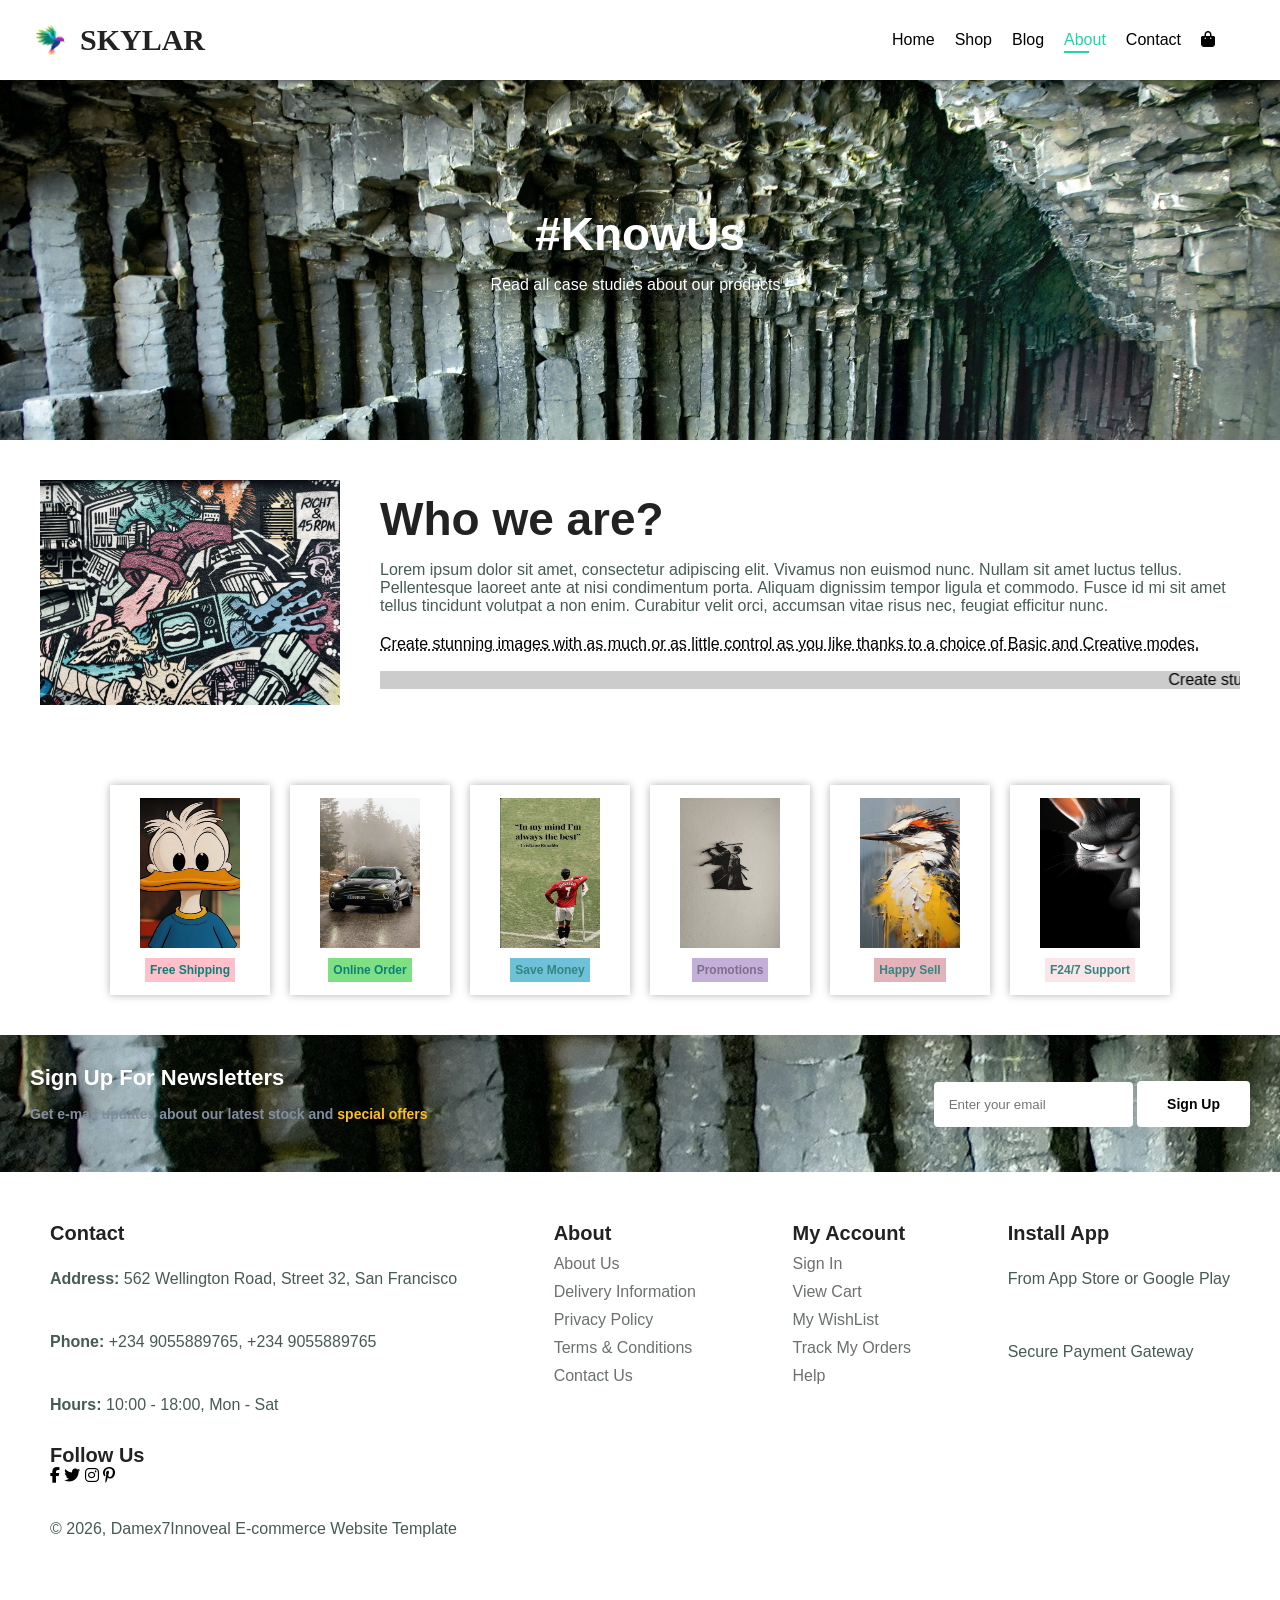
<file: about.html>
<!DOCTYPE html>
<html lang="en">
<head>
    <meta charset="UTF-8">
    <meta name="viewport" content="width=device-width, initial-scale=1.0">
    <link rel="stylesheet" href="https://cdnjs.cloudflare.com/ajax/libs/font-awesome/6.6.0/css/all.min.css">
    <link rel="icon" href="./img/bird_2.jpg">
    <link rel="stylesheet" href="style.css">
    <title>Skylar</title>
</head>
<body>
    
    <section class="header" id="header">
        <nav class="nav-bar">
            <div class="logo"><img src="./img/bird_2.jpg" alt="#"><h2>SKYLAR</h2></div>

            

            <div class="navbarul" id="navbarul">
                <ul id="nav_barul" class="nav_barul">
                    <li><a href="./index.html">Home</a></li>
                    <li><a href="./shop.html">Shop</a></li>
                    <li><a href="./blog.html">Blog</a></li>
                    <li><a class="active" href="./about.html">About</a></li>
                    <li><a href="./contact.html">Contact</a></li>
                    <li><a href="cart.html"><i class="fa-solid fa-bag-shopping"></i></a></li>
                    <div class="cancel" id="cancel">
                        <i class="fa-solid fa-xmark"></i>
                    </div>
                </ul>
            </div>
            
            <div class="bars" id="bars">
                <i class="fa-solid fa-bars"></i>
            </div>
            
        </nav>
    </section>

    <section class="pageheader" id="blogheader">
        <h2>#KnowUs</h2>  
        <p>Read all case studies about our products !</p>
    </section>

    <section id="about-head" class="section-p1">
        <img src="./img/small-img.jpg" alt="#">
        <div>
            <h2>Who we are?</h2>
            <p>
                Lorem ipsum dolor sit amet, consectetur adipiscing elit. 
                Vivamus non euismod nunc. Nullam sit amet luctus tellus. 
                Pellentesque laoreet ante at nisi condimentum porta. 
                Aliquam dignissim tempor ligula et commodo. 
                Fusce id mi sit amet tellus tincidunt volutpat a non enim. 
                Curabitur velit orci, accumsan vitae risus nec, feugiat efficitur 
                nunc.
            </p>

            <abbr title="">
                Create stunning images with as much or as little control as you like
                thanks to a choice of Basic and Creative modes.
            </abbr>
            
            <br><br>

            <marquee bgcolor="#ccc" loop="-1" scrollamount="5" width="100%">
                Create stunning images with as much or as little control as you like
                thanks to a choice of Basic and Creative modes.
            </marquee>
        </div>
    </section>

    <section class="feature" id="feature">
        <div class="fe-box">
            <img src="./img/image 1.jpeg" alt="#">
            <h6>Free Shipping</h6>
        </div>

        <div class="fe-box">
            <img src="./img/image 2.jpeg" alt="#">
            <h6>Online Order</h6>
        </div>

        <div class="fe-box">
            <img src="./img/image-3.jpeg" alt="#">
            <h6>Save Money</h6>
        </div>

        <div class="fe-box">
            <img src="./img/image-4.jpeg" alt="#">
            <h6>Promotions</h6>
        </div>

        <div class="fe-box">
            <img src="./img/image-7.jpeg" alt="#">
            <h6>Happy Sell</h6>
        </div>

        <div class="fe-box">
            <img src="./img/image-6.jpeg" alt="#">
            <h6>F24/7 Support</h6>
        </div>
    </section>

    <section class="newsletter" id="newsletter">
        <div class="newstext">
            <h4>Sign Up For Newsletters</h4>
            <p>Get e-mail updates about our latest stock and <span>special offers</span></p>
        </div>
        <div class="form">
            <form action="#">
                <input type="email" placeholder="Enter your email">
                <button class="normal">Sign Up</button>
            </form>
        </div>
    </section>

    <footer class="footer">
        <div class="col">
            <h4>Contact</h4>
            <p><strong>Address: </strong>562 Wellington Road, Street 32, San Francisco</p>
            <p><strong>Phone: </strong>+234 9055889765, +234 9055889765</p>
            <p><strong>Hours: </strong> 10:00 - 18:00, Mon - Sat</p>
            <div class="follow">
                <h4>Follow Us</h4>
                <div class="icon">
                    <i class="fab fa-facebook-f"></i>
                    <i class="fab fa-twitter"></i>
                    <i class="fab fa-instagram"></i>
                    <i class="fab fa-pinterest-p"></i>
                </div>
            </div>
        </div>

        <div class="col">
            <h4>About</h4>
            <a href="#">About Us</a>
            <a href="#">Delivery Information</a>
            <a href="#">Privacy Policy</a>
            <a href="#">Terms & Conditions</a>
            <a href="#">Contact Us</a>
        </div>

        <div class="col">
            <h4>My Account</h4>
            <a href="#">Sign In</a>
            <a href="#">View Cart</a>
            <a href="#">My WishList</a>
            <a href="#">Track My Orders</a>
            <a href="#">Help</a>
        </div>

        <div class="col install">
            <h4>Install App</h4>
            <p>From App Store or Google Play</p>
            <div class="row">

            </div>
            <p>Secure Payment Gateway</p>
        </div>

        <div class="copyright">
            <p>&copy; 2026, Damex7Innoveal E-commerce Website Template</p>
        </div>
    </footer>

    <script src="./script.js"></script>
</body>
</html>
</file>
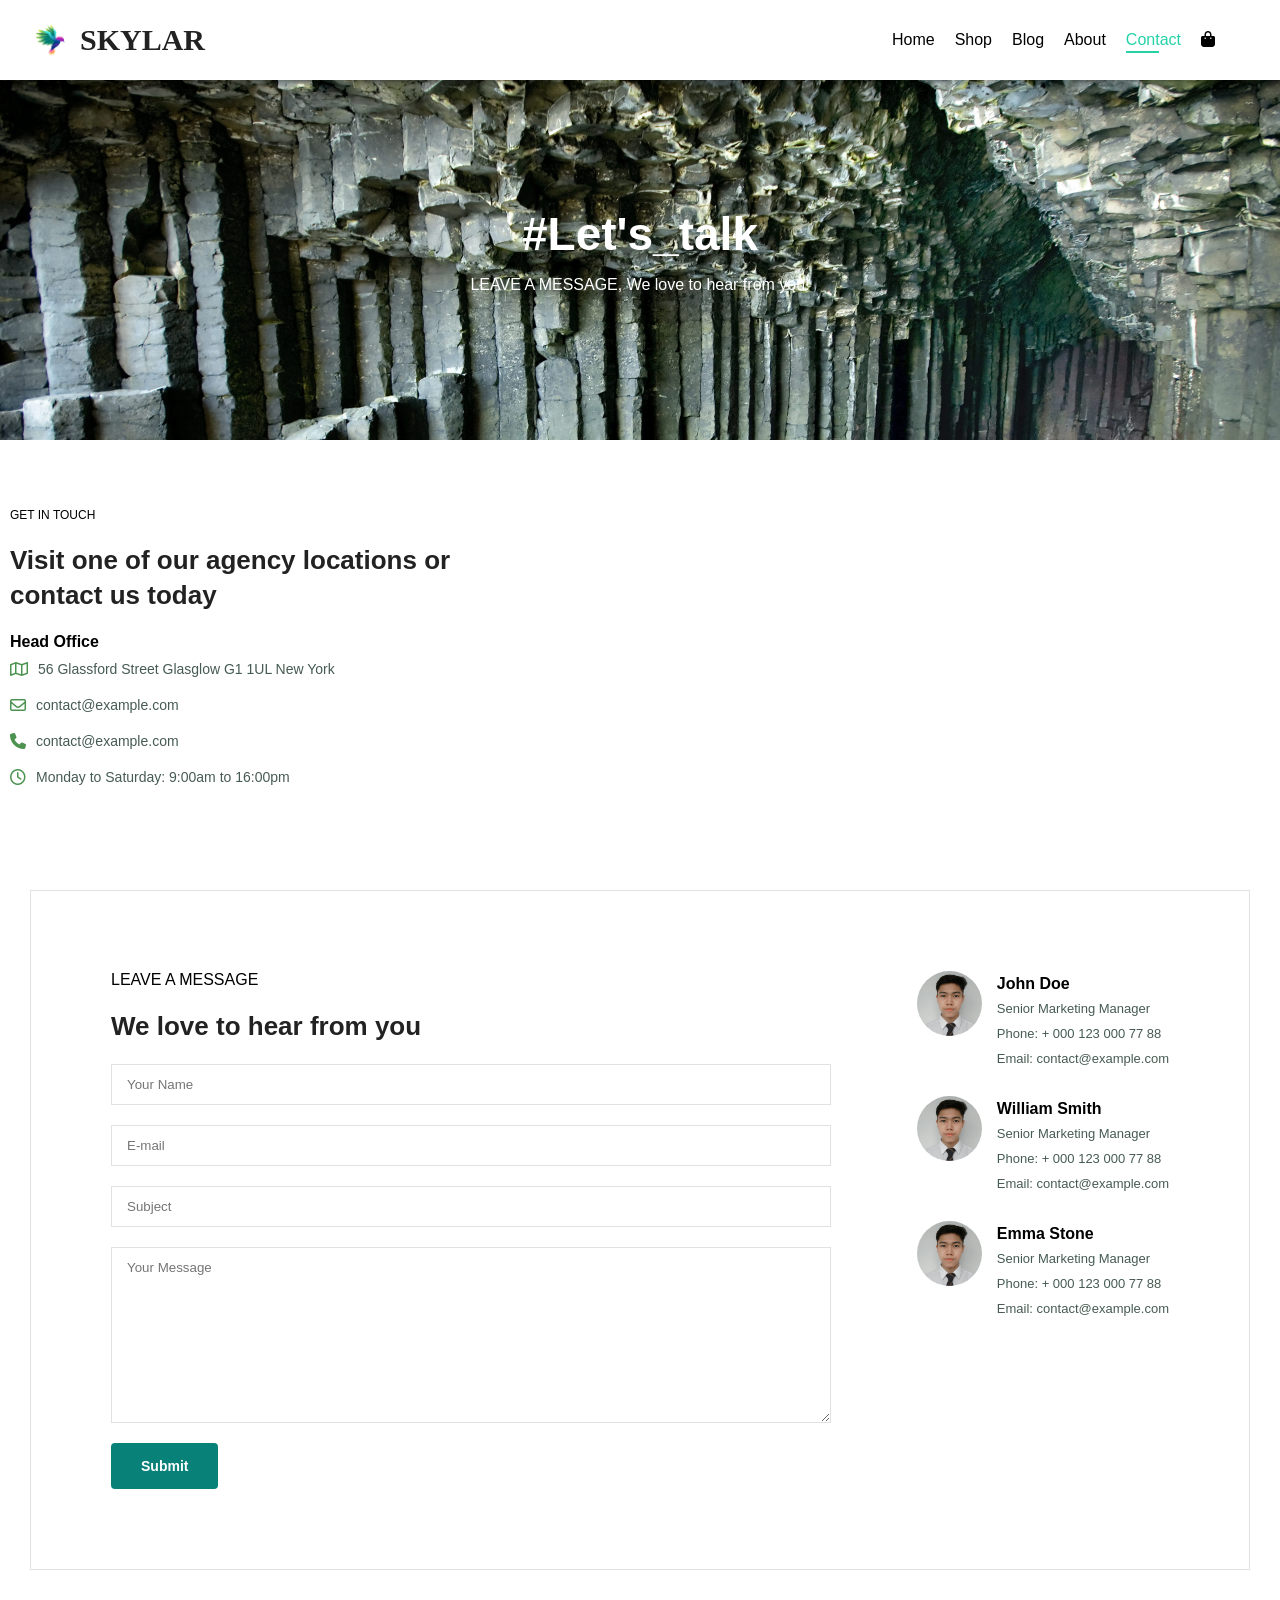
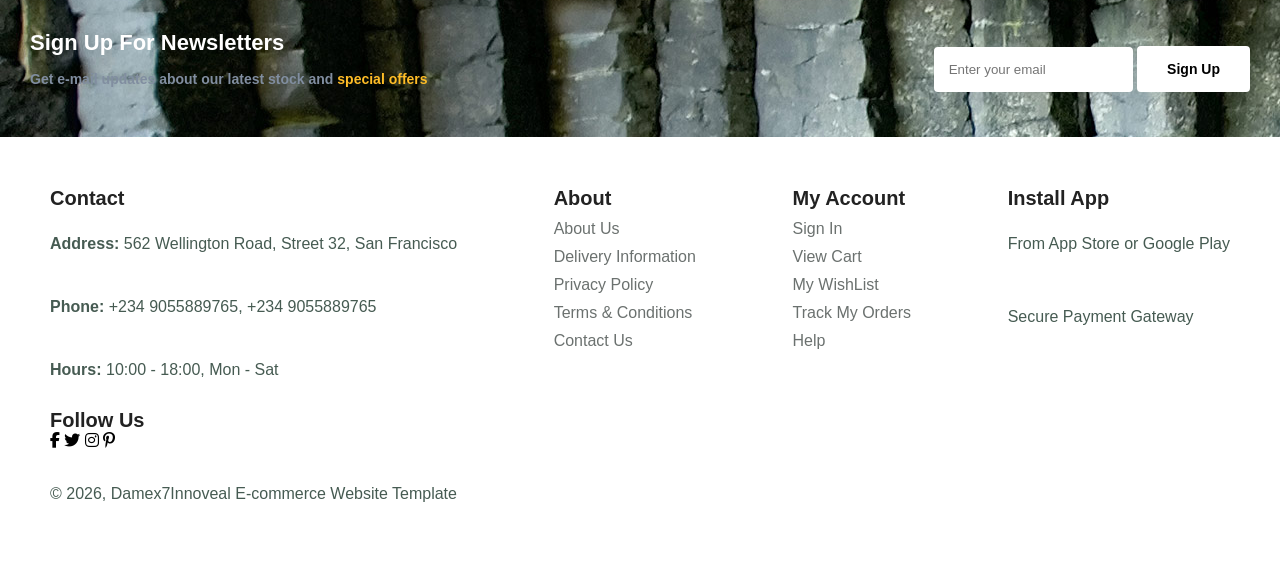
<file: contact.html>
<!DOCTYPE html>
<html lang="en">
<head>
    <meta charset="UTF-8">
    <meta name="viewport" content="width=device-width, initial-scale=1.0">
    <link rel="stylesheet" href="https://cdnjs.cloudflare.com/ajax/libs/font-awesome/6.6.0/css/all.min.css">
    <link rel="icon" href="./img/bird_2.jpg">
    <link rel="stylesheet" href="style.css">
    <title>Skylar</title>
</head>
<body>
    
    <section class="header" id="header">
        <nav class="nav-bar">
            <div class="logo"><img src="./img/bird_2.jpg" alt="#"><h2>SKYLAR</h2></div>

            

            <div class="navbarul" id="navbarul">
                <ul id="nav_barul" class="nav_barul">
                    <li><a href="./index.html">Home</a></li>
                    <li><a href="./shop.html">Shop</a></li>
                    <li><a href="./blog.html">Blog</a></li>
                    <li><a href="./about.html">About</a></li>
                    <li><a class="active" href="./contact.html">Contact</a></li>
                    <li><a href="cart.html"><i class="fa-solid fa-bag-shopping"></i></a></li>
                    <div class="cancel" id="cancel">
                        <i class="fa-solid fa-xmark"></i>
                    </div>
                </ul>
            </div>
            
            <div class="bars" id="bars">
                <i class="fa-solid fa-bars"></i>
            </div>
            
        </nav>
    </section>

    <section class="pageheader" id="blogheader">
        <h2>#Let's_talk</h2>  
        <p>LEAVE A MESSAGE, We love to hear from you!</p>
    </section>

    <section class="contact-details" id="contact-details">
        <div class="details">
            <span>GET IN TOUCH</span>
            <h2>Visit one of our agency locations or contact us today</h2>
            <h3>Head Office</h3>
            <div>
                <li>
                    <i class="fa-regular fa-map" style="color: rgb(76, 147, 80);"></i>
                    <p>56 Glassford Street Glasglow G1 1UL New York</p>
                </li>
                <li>
                    <i class="fa-regular fa-envelope" style="color: rgb(76, 147, 80);"></i>
                    <p>contact@example.com</p>
                </li>
                <li>
                    <i class="fa-solid fa-phone" style="color: rgb(76, 147, 80);"></i>
                    <p>contact@example.com</p>
                </li>
                <li>
                    <i class="fa-regular fa-clock" style="color: rgb(76, 147, 80);"></i>
                    <p>Monday to Saturday: 9:00am to 16:00pm</p>
                </li>
            </div>
        </div>

        <div class="map">
            <iframe src="https://www.google.com/maps/embed?pb=!1m18!1m12!1m3!1d4939.374069684946!2d-1.2570928246461588!3d51.75704619243686!2m3!1f0!2f0!3f0!3m2!1i1024!2i768!4f13.1!3m3!1m2!1s0x4876c6a9ef8c485b%3A0xd2ff1883a001afed!2sUniversity%20of%20Oxford!5e0!3m2!1sen!2sng!4v1786743450136!5m2!1sen!2sng" width="600" height="450" style="border:0;" allowfullscreen="" loading="lazy" referrerpolicy="strict-origin-when-cross-origin"></iframe>
        </div>
    </section>

    <section id="form-details" class="form-details">
        <form action="#">
            <span>LEAVE A MESSAGE</span>
            <h2>We love to hear from you</h2>
            <input type="text" placeholder="Your Name">
            <input type="email" placeholder="E-mail">
            <input type="text" placeholder="Subject">
            <textarea name="" id="" cols="30" rows="10" placeholder="Your Message"></textarea>
            <button class="normal">Submit</button>
        </form>

        <div class="people">
            <div>
                <img src="./img/passport1.jpg" alt="">
                <p><span>John Doe</span> Senior Marketing Manager <br>Phone: + 000 123 000 77 88 <br>Email: contact@example.com </p>
            </div>
            <div>
                <img src="./img/passport1.jpg" alt="">
                <p><span>William Smith</span> Senior Marketing Manager <br>Phone: + 000 123 000 77 88 <br>Email: contact@example.com </p>
            </div>
            <div>
                <img src="./img/passport1.jpg" alt="">
                <p><span>Emma Stone</span> Senior Marketing Manager <br>Phone: + 000 123 000 77 88 <br>Email: contact@example.com </p>
            </div>
        </div>
    </section>

    <section class="newsletter" id="newsletter">
        <div class="newstext">
            <h4>Sign Up For Newsletters</h4>
            <p>Get e-mail updates about our latest stock and <span>special offers</span></p>
        </div>
        <div class="form">
            <form action="#">
                <input type="email" placeholder="Enter your email">
                <button class="normal">Sign Up</button>
            </form>
        </div>
    </section>

    <footer class="footer">
        <div class="col">
            <h4>Contact</h4>
            <p><strong>Address: </strong>562 Wellington Road, Street 32, San Francisco</p>
            <p><strong>Phone: </strong>+234 9055889765, +234 9055889765</p>
            <p><strong>Hours: </strong> 10:00 - 18:00, Mon - Sat</p>
            <div class="follow">
                <h4>Follow Us</h4>
                <div class="icon">
                    <i class="fab fa-facebook-f"></i>
                    <i class="fab fa-twitter"></i>
                    <i class="fab fa-instagram"></i>
                    <i class="fab fa-pinterest-p"></i>
                </div>
            </div>
        </div>

        <div class="col">
            <h4>About</h4>
            <a href="#">About Us</a>
            <a href="#">Delivery Information</a>
            <a href="#">Privacy Policy</a>
            <a href="#">Terms & Conditions</a>
            <a href="#">Contact Us</a>
        </div>

        <div class="col">
            <h4>My Account</h4>
            <a href="#">Sign In</a>
            <a href="#">View Cart</a>
            <a href="#">My WishList</a>
            <a href="#">Track My Orders</a>
            <a href="#">Help</a>
        </div>

        <div class="col install">
            <h4>Install App</h4>
            <p>From App Store or Google Play</p>
            <div class="row">

            </div>
            <p>Secure Payment Gateway</p>
        </div>

        <div class="copyright">
            <p>&copy; 2026, Damex7Innoveal E-commerce Website Template</p>
        </div>
    </footer>

    <script src="./script.js"></script>
</body>
</html>
</file>
<file: style.css>
*{
    margin: 0;
    padding: 0;
    font-family: sans-serif;
}

/* h1, h2, h4... */
h1{
    font-size: 50px;
    line-height: 64px;
    color: #222;
}

h2{
    font-size: 46px;
    line-height: 54px;
    color: #222;
}

h4{
    font-size: 20px;
    color: #222;
}

h6{
    font-size: 12px;
    font-weight: 700;
    color: #222;
}

p{
    font-size: 16px;
    color: #465b52;
    margin: 15px 0 20px 0;
}

/* header */

.header, .nav-bar{
    display: flex;
    justify-content: space-between;
    box-shadow: 0px 0px 8px rgba(0, 0, 0, 0.3);
    height: 80px;
    width: 100%;
    position: sticky;
    top: 0;
    left: 0;
    z-index: 999;
    background-color: white;
}

.nav-bar{
    padding-left: 20px;
    padding-right: 65px;
}

.navbarul{
    display: flex;
    justify-content: center;
}

.nav_barul{
    display: flex;
    gap: 20px;
    list-style-type: none;
    align-items: center;
}

.nav_barul li {
    position: relative;
}

.nav_barul li a{
    text-decoration: none;
    color: black;
}

.nav_barul li a:hover, .nav-bar ul li a.active{
    /* border-bottom: 2px solid #25d2a7; */
    color: #25d2a7;
    transition: 0.2s;
}

.nav_barul li a.active::after,.nav-bar ul li a:hover::after{
    content: "";
    width: 60%;
    height: 2px;
    background: #25d2a7;
    position: absolute;
    bottom: -4px;
    left: 0px;
}

.logo{
    display: flex;
    justify-content: center;
    align-items: center;
}

.logo img {
    height: 60px;
    width: 60px;
}

.nav-bar h2{
    font-size: 30px;
    font-family: Cambria, Cochin, Georgia, Times, 'Times New Roman', serif;
}

/* Home Page */
.hero{
    background-image: url(./img/portrait-man-wearing-white-clothes.jpg);
    background-size: cover;
    background-repeat: no-repeat;
    background-position: top 25% right 0%;
    display: flex;
    flex-direction: column;
    align-items: flex-start;
    justify-content: center;
    height: 90vh;
    width: 100%;
}

.hero h4{
    padding-bottom: 15px;
}

.hero h1{
    color: #088178;
}

.hero .content{
    padding-left: 50px;
}

.hero button{
    border: none;
    padding: 20px;
    border-radius: 20px;
    cursor: pointer;
    background-color: #a8adab;
    font: 14px;
    font: 900;
}

.hero button:hover{
    background-color: #088178;
    color: white;
    transition: 0.2s;
}

/* feature */
.feature{
    padding: 40px 80px;
    display: flex;
    flex-wrap: wrap;
    justify-content: center;
    gap: 20px;
}

.fe-box img{
    height: 150px;
    width: 100px;
    border: none;
}

.fe-box{
    height: 150px;
    width: 100px;
    display: flex;
    flex-direction: column;
    gap: 10px;
    align-items: center;
    justify-content: center;
    padding: 30px;
    box-shadow: 0px 0px 8px rgba(0, 0, 0, 0.3);
    cursor: pointer;
}

.fe-box:hover{
    box-shadow: 10px 10px 54px rgba(70, 62, 221, 0.1);
}

.fe-box h6{
    background-color: pink;
    color: #088178;
    padding: 5px;
}

.fe-box:nth-child(2) h6{
    background-color: #7fdf84;
    color: #088178;
}

.fe-box:nth-child(3) h6{
    background-color: #6ec1d6;
    color: #348580;
}

.fe-box:nth-child(4) h6{
    background-color: #c4afd9;
    color: #7e6f8d;
}

.fe-box:nth-child(5) h6{
    background-color: rgb(226, 179, 187);
    color: #348580;
}

.fe-box:nth-child(6) h6{
    background-color: rgb(250, 229, 233);
    color: #348580;
}

.product1{
    text-align: center;
    margin-top: 50px;
    margin-bottom: 50px;
}

.product1 .pro-container{
    display: flex;
    flex-wrap: wrap;
    gap: 10px;
    justify-content: center;
    padding: 5px;
}

.product1 .pro-container .pro{
    height: 100%;
    position: relative;
    border: 1px solid #e3e5e4;
    padding: 1px;
    cursor: pointer;
}

.product1 .pro-container .pro:hover{
    box-shadow: 0px 0px 8px rgba(0, 0, 0, 0.3);
}

.product1 .pro-container .pro img{
    height: 150px;
    width: 100%;
}

.product1 .pro .des{
    text-align: start;
    padding: 10px 0;
}

.product1 .pro .des span{
    color: #606063;
    font-size: 12px;
}

.product1 .pro .des h5{
    padding-top: 7px;
    color: #1a1a1a;
    font-size: 14px;
}

.product1 .pro .des i{
    font-size: 12px;
    color: rgb(243, 181, 25);
}

.product1 .pro .des h4{
    padding-top: 7px;
    font-size: 15px;
    font-weight: 700;
    color: #088178;
}

.product1 .pro .cart{
    width: 40px;
    height: 40px;
    line-height: 40px;
    border-radius: 50px;
    background-color: #e8f6ea;
    border: 1px solid #cce7d0;
    color:#088178;
    position: absolute;
    bottom: 10px;
    right: 10px;
}

.banner{
    display: flex;
    flex-direction: column;
    text-align: center;
    justify-content: center;
    align-items: center;
    margin: 40px 0;
    background: linear-gradient(to right top, #631717, #f8a872);
    width: 100%;
    height: 40vh;
}

.banner h4{
    color: white;
    font-size: 16px;
}

.banner h2{
    color: white;
    font-size: 30px;
    padding: 10px 0;
}

.banner h2 span{
    color: #25d2a7;
}

button.normal{
    font-size: 14px;
    font-weight: 600;
    padding: 15px 30px;
    color: #000;
    background-color: #fff;
    border-radius: 4px;
    cursor: pointer;
    border: none;
    outline: none;
    transition: 0.2s;
}

button.normal:hover{
    background-color: #25d2a7;
    color: white;
}

.sm-banner{
    display: flex;
    flex-wrap: wrap;
    gap: 10px;
    justify-content: center;
}

.sm-banner .banner-box{
    display: flex;
    flex-direction: column;
    text-align: left;
    justify-content: center;
    align-items: flex-start;
    margin: 40px 0;
    /* background: linear-gradient(to right top, #631717, #f8a872); */
    /* min-width: 580px; */
    width: 38%;
    height: 50vh;
    background-image: url(./img/cave.jpg);
    background-size: cover;
    background-repeat: no-repeat;
    padding: 30px;
    cursor: pointer;
}

.sm-banner .banner-box h2{
    color: white;
    font-size: 28px;
    font-weight: 800;
}

.sm-banner .banner-box h4{
    color: white;
    font-size: 20px;
    font-weight: 300;
}

.sm-banner .banner-box span{
    color: white;
    font-size: 14px;
    font-weight: 500;
    padding-bottom: 15px;
}

button.white{
    font-size: 13px;
    font-weight: 600;
    padding: 11px 18px;
    color: #fff;
    background-color: transparent;
    border: 1px solid #fff;
    cursor: pointer;
    outline: none;
    transition: 0.2s;
}

.sm-banner .banner-box:hover button{
    background: #25d2a7;
}

.banner3{
    display: flex;
    flex-wrap: wrap;
    gap: 10px;
    justify-content: center;
}

.banner3 .banner-box{
    display: flex;
    flex-direction: column;
    text-align: left;
    justify-content: center;
    align-items: flex-start;
    margin: 40px 0; 
    width: 25%;
    height: 30vh;
    background-image: url(./img/cave.jpg);
    background-size: cover;
    background-repeat: no-repeat;
    padding: 20px;
    margin-bottom: 20px;
    cursor: pointer;
}

.banner3 h2{
    color: white;
    font-size: 22px;
    font-weight: 900;
}

.banner3 h3{
    color: #ec544e;
    font-size: 15px;
    font-weight: 800;
}

.newsletter{
    display: flex;
    justify-content: space-between;
    flex-wrap: wrap;
    align-items: center;
    background-image: url(./img/cave.jpg);
    background-repeat: no-repeat;
    background-position: 20% 30%;
    padding: 30px;
}


.newsletter h4{
    font-size: 22px;
    font-weight: 700;
    color: #fff;
}

.newsletter p{
    font-size: 14px;
    font-weight: 600;
    color: #818ea0;
}

.newsletter p span{
    color: #ffbd27;
}

.newsletter input{
    border: 1px solid transparent;
    padding: 14px;
    border-radius: 4px;
    outline: none;
}

.newsletter button{
    font-size: 14px;
    font-weight: 600;
    cursor: pointer;
    transition: 0.2s;
}

.newsletter button:hover{
    color: #fff;
    background-color: #25d2a7;
}

footer, .footer{
    display: flex;
    flex-wrap: wrap;
    justify-content: space-between;
    padding: 50px;
}

.col{
    display: flex;
    flex-direction: column;
    align-items: flex-start;
    margin-bottom: 20px;
    gap: 10px;
}

.col a{
    color: #6b716f;
    text-decoration: none;
}

.col a:hover{
    color: #c4afd9;
}

.bars{
    display: flex;
    justify-content: center;
    align-items: center;
    display: none;
}

.cancel{
    display: flex;
    justify-content: center;
    align-items: center;
    display: none;
}

/* SHOP PAGE */

.pageheader{
    background-image: url(./img/cave.jpg);
    width: 100%;
    height: 40vh;
    background-size: cover;
    display: flex;
    justify-content: center;
    text-align: center;
    flex-direction: column;
}

.pageheader h2{
    color: #fff;
}

.pageheader p{
    color: #fff;
}

.pagination{
    text-align: center;
    padding: 50px;
}

.pagination a{
    text-decoration: none;
    background-color: #088178;
    padding: 15px 20px;
    border-radius: 4px;
    color: #fff;
    font-weight: 600;
}

.pagination a i{
    font-size: 16px;
    font-weight: 600;
}

/* sproducts */
.prodetails{
    display: flex;
    /* flex-wrap: wrap; */
    /* justify-content: center; */
}

.single-pro-image{
    width: 40%;
    padding: 10px;
    /* background-color: red; */
    text-align: center;
}

.single-pro-details{
    width: 50%;
    padding: 20px;
}


.single-pro-details select{
    padding: 5px;
    margin-top: 10px;
}


.cart-stuff input{
    width: 5%;
    padding: 10px;
    outline: none;
    border: 1px solid #606063;
    border-radius: 4px;
}

.cart-stuff button{
    padding: 10px;
    border: none;
    outline: none;
    border-radius: 4px;
    cursor: pointer;
    font-size: 14px;
    font-weight: 600;
    background-color: #25d2a7;
    color: white;
}

.cart-stuff button:hover{
    background-color: #148065;
    color: white;
}

.cart-stuff{
    margin-top: 10px;
    margin-bottom: 20px;
}

.small-img-group{
    display: flex;
    justify-content: space-between;
}

.small-img-col img{
    height: 100px;
}

.big-img img{
    height: 500px;
}

.small-img-col{
    flex-basis: 24%;
    cursor: pointer;
}


.desc1{
    display: flex;
    flex-direction: column;
    gap: 20px;
}

/* Blog Page */
.blog{
    /* padding: 150px 150px 0px 150px; */
    padding: 30px;
}

.blog .blog-box{
    display: flex;
    flex-wrap: wrap;
    align-items: center;
    width: 100%;
    position: relative;
    padding-bottom: 90px;
    margin-top: 20px;
    /* background-color: red; */
}

.blog .blog-img{
    width: 50%;
    margin-right: 40px;
}

.blog img{
    width: 100%;
    height: 300px;
    object-fit: cover;
}

.blog .blog-details{
    width: 30%;
}

.blog .blog-details a{
    text-decoration: none;
    font-size: 11px;
    color: #000;
    font-weight: 700;
    position: relative;
}

.blog .blog-details a::after{
    content: "";
    width: 30px;
    height: 1px;
    background-color: #000;
    position: absolute;
    top: 4px;
    right: -50px;
}

.blog .blog-details a:hover{
    color: #088178;
}

.blog .blog-details a:hover::after{
    background-color: #088178;
}

.blog .blog-box h1{
    position: absolute;
    top: -40px;
    left: 0;
    font-size: 70px;
    font-weight: 700;
    color: #c9cbce;
    z-index: -9;
}

/* About Page */
#about-head{
    display: flex;
    /* flex-wrap: wrap; */
    align-items: center;
    gap: 40px;
    padding: 40px;
    /* background-color: red; */
}

#about-head img{
    width: 300px;
    height: auto;
}

/* Contact Page */
.contact-details{
    display: flex;
    align-items: center;
    justify-content: space-between;
    padding: 10px;
}

.contact-details .details{
    width: 40%;
}

.contact-details .details span{
    font-size: 12px;
}

.contact-details .details h2,
.form-details form h2{
    font-size: 26px;
    line-height: 35px;
    padding: 20px 0;
}

.contact-details .details h3{
    font-size: 16px;
    padding-bottom: 15px 0;
}

.contact-details .details li{
    list-style: none;
    display: flex;
    padding: 10px 0;
    align-items: center;
    gap: 10px;
}

.contact-details .details li p{
    margin: 0;
    font-size: 14px;
}

.contact-details .map{
    width: 55%;
    height: 400px;
}

.contact-details .map iframe{
    width: 100%;
    height: 100%;
}

.form-details{
    display: flex;
    justify-content: space-between;
    margin: 30px;
    padding: 80px;
    border: 1px solid #e1e1e1;
    flex-wrap: wrap;
    gap: 20px;
}

.form-details form{
    width: 65%;
    display: flex;
    flex-direction: column;
    align-items: flex-start;
}

.form-details form input,
.form-details form textarea{
    width: 100%;
    padding: 12px 15px;
    outline: none;
    margin-bottom: 20px;
    border: 1px solid #e1e1e1;
}

.form-details form button{
    background-color: #088178;
    color: white;
}

.form-details .people div{
    padding-bottom: 25px;
    display: flex;
    align-items: flex-start;
}

.form-details .people div img{
    width: 65px;
    height: 65px;
    border-radius: 50%;
    object-fit: cover;
    margin-right: 15px;
}

.form-details .people div p{
    margin: 0;
    font-size: 13px;
    line-height: 25px;
}

.form-details .people div p span{
    display: block;
    font-size: 16px;
    font-weight: 600;
    color: #000;
}

@media screen and (max-width: 540px){
    .nav-bar{
        padding: 0;
    }

    .shows{
        display: block !important; 
    }

    .hide{
        display: none !important;
    }

    .navbarul{
        display: none;
        width: 100%;
    }

    .nav_barul{
        padding-top: 30px;
        display: flex;
        flex-direction: column;
        align-items: center;
        background-color: #088178;
        width: 100%;
        height: 100vh;
        position: relative;
    }

    .nav-bar ul li a{
        color: white;
    }

    .bars{
        display: flex;
        justify-content: center;
        align-items: center;
        /* display: none; */
        margin-right: 15px;
    }

    .cancel{
        /* display: block; */
        display: flex;
        justify-content: center;
        align-items: center;
        position: absolute;
        right: 15px;
        color: white;
    }

    /* About Page */
    #about-head{
        flex-wrap: wrap;
    }
}
</file>
